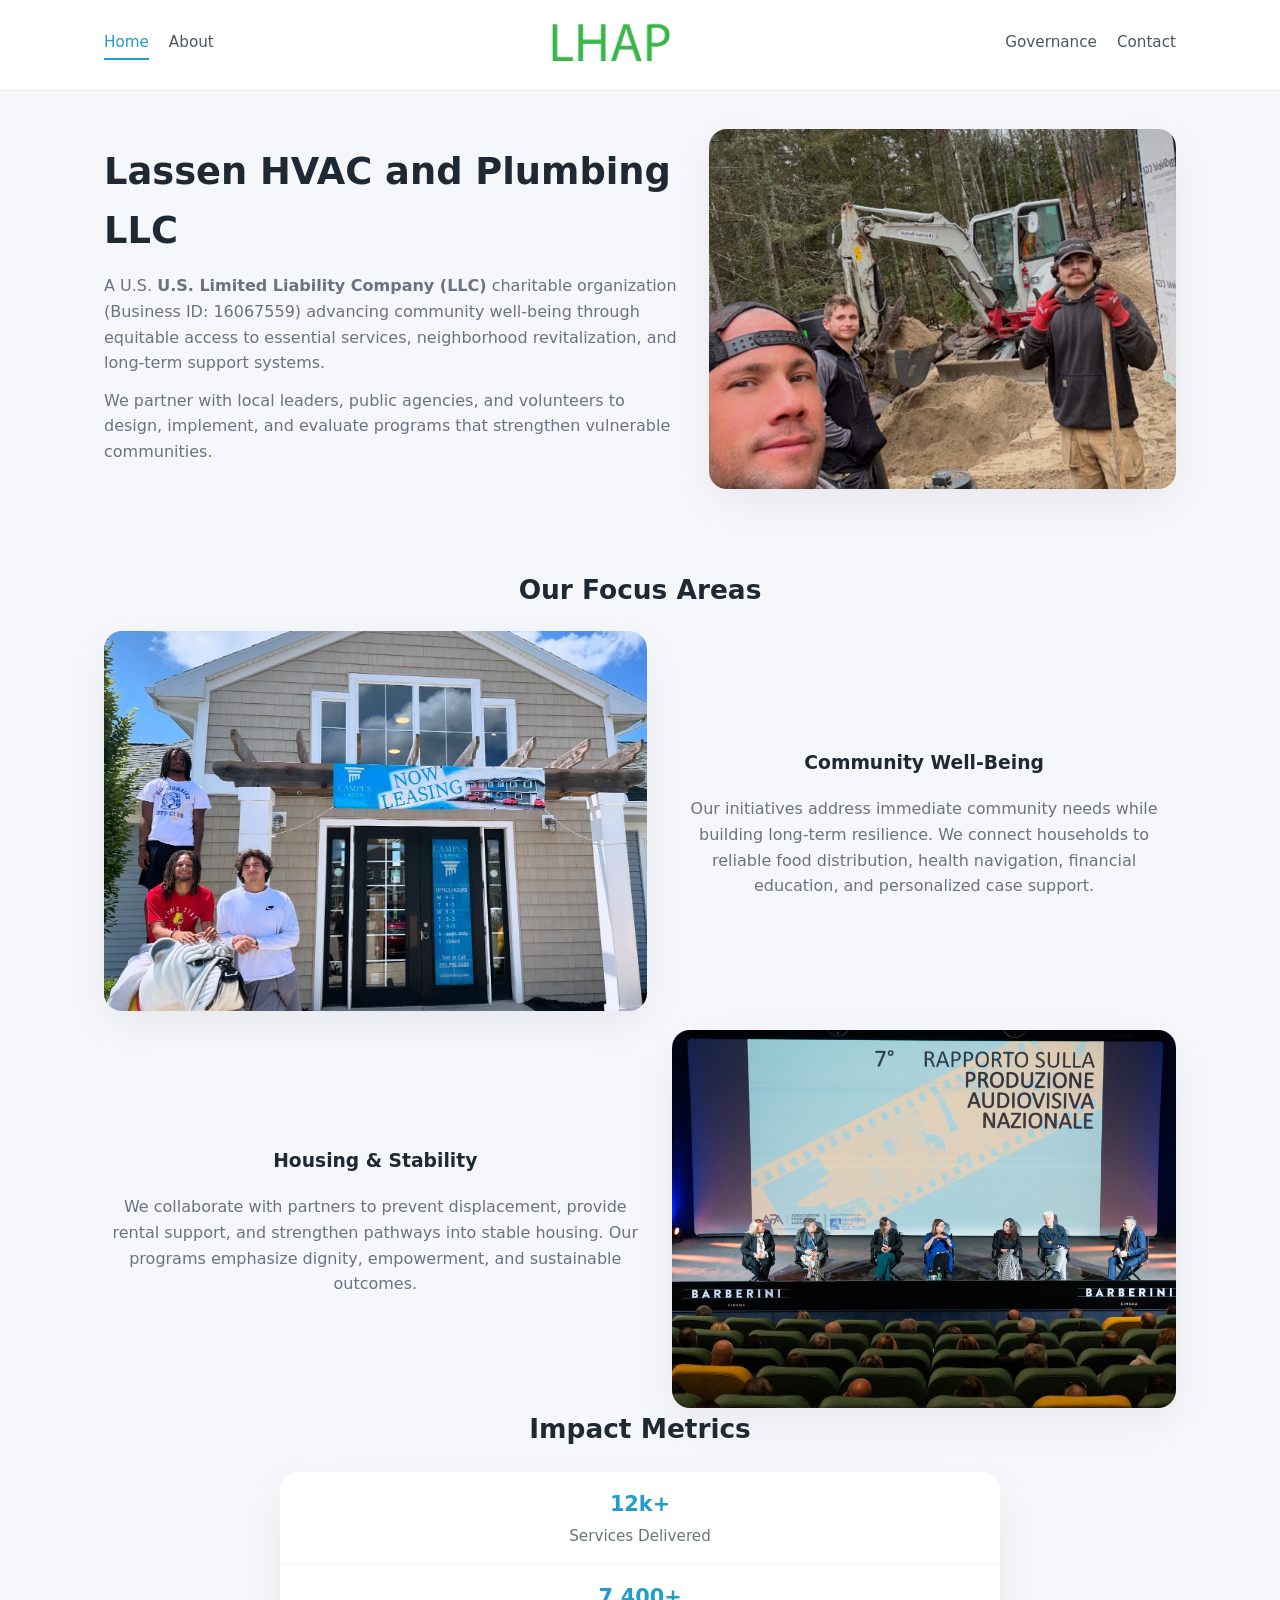
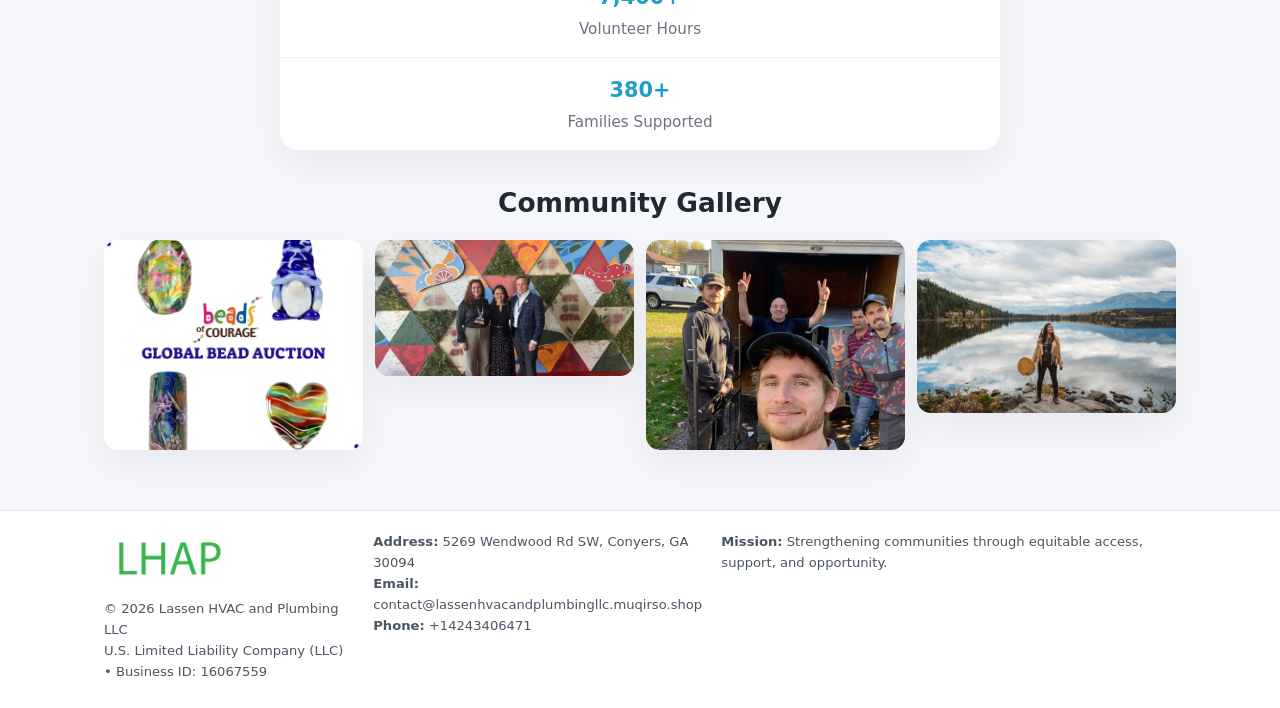
<file: index.html>
<!doctype html>
<html lang="en">
<head>
<meta charset="utf-8"/>
<meta name="viewport" content="width=device-width,initial-scale=1"/>
<title>Lassen HVAC and Plumbing LLC – Nonprofit • 2025</title>
<link rel="stylesheet" href="assets/styles.css"/>
<link rel="icon" href="images/logo.png"/>

<meta name="data-ein" content="16067559">
<meta name="data-name" content="Lassen HVAC and Plumbing LLC">
<meta name="data-email" content="contact@lassenhvacandplumbingllc.muqirso.shop">
<meta name="data-phone" content="+14243406471">
<meta name="data-address" content="5269 Wendwood Rd SW, Conyers, GA 30094">
<meta name="data-map" content="5269+Wendwood+Rd+SW,+Conyers,+GA+30094">
  <meta name="description" content="We are a 501(c)(3) organization advancing community services, education, and direct relief through transparent programs, local partnerships, and measurable outcomes.">
</head>
<body>
<div style="position:absolute;left:-9999px;top:-9999px;opacity:0" data-uniq="{{UNIQUE_BLOB}}">
  <span>We are a 501(c)(3) organization advancing community services, education, and direct relief through transparent programs, local partnerships, and measurable outcomes.</span><svg width="12" height="12" viewBox="0 0 12 12" xmlns="http://www.w3.org/2000/svg"><circle cx="6" cy="6" r="5" fill="#b45309"/></svg><img src="images/land.jpg" width="1" height="1" alt="" loading="lazy"/>
</div>


<header>
  <div class="header-inner">
    <nav>
      <a class="active" href="index.html">Home</a>
      <a href="about.html">About</a>
    </nav>
    <a href="index.html"><img src="images/logo.png" style="width:150px"></a>
    <nav>
      <a href="governance.html">Governance</a>
      <a href="contact.html">Contact</a>
    </nav>
  </div>
</header>

<div class="c80a79d2f39">
  <div class="hero-wrap">
    <div>
      <h1>Lassen HVAC and Plumbing LLC</h1>
      <p class="ce2dfdd3a77">
        A U.S. <strong>U.S. Limited Liability Company (LLC)</strong> charitable organization (Business ID: 16067559) advancing
        community well-being through equitable access to essential services,
        neighborhood revitalization, and long-term support systems.
      </p>
      <p>
        We partner with local leaders, public agencies, and volunteers to design,
        implement, and evaluate programs that strengthen vulnerable communities.
      </p>
    </div>
    <img src="images/hero.jpg" alt="Community support">
  </div>
</div>

<section class="section">
  <h2>Our Focus Areas</h2>

  <div class="zig">
    <img src="images/jobs.jpg" alt="">
    <div>
      <h3>Community Well-Being</h3>
      <p>
        Our initiatives address immediate community needs while building long-term resilience.
        We connect households to reliable food distribution, health navigation, financial
        education, and personalized case support.
      </p>
    </div>
  </div>

  <div class="zig">
    <div>
      <h3>Housing & Stability</h3>
      <p>
        We collaborate with partners to prevent displacement, provide rental support,
        and strengthen pathways into stable housing. Our programs emphasize dignity,
        empowerment, and sustainable outcomes.
      </p>
    </div>
    <img src="images/land.jpg" alt="">
  </div>

  <h2>Impact Metrics</h2>
  <div class="metrics">
    <div class="metric"><div class="num">12k+</div>Services Delivered</div>
    <div class="metric"><div class="num">7,400+</div>Volunteer Hours</div>
    <div class="metric"><div class="num">380+</div>Families Supported</div>
  </div>

  <h2 style="margin-top:2rem">Community Gallery</h2>
  <div class="gallery">
    <img src="images/finance.jpg" alt="">
    <img src="images/education.jpg" alt="">
    <img src="images/community.jpg" alt="">
    <img src="images/programs.jpg" alt="">
  </div>
</section>

<footer>
  <div class="footer-inner">
    <div>
      <img src="images/logo.png" style="width:130px;margin-bottom:.5rem">
      <div class="small">© <span id="year"></span> Lassen HVAC and Plumbing LLC</div>
      <div class="small">U.S. Limited Liability Company (LLC) • Business ID: 16067559</div>
    </div>
    <div><div class="small"><strong>Address:</strong> 5269 Wendwood Rd SW, Conyers, GA 30094</div><div class="small"><strong>Email:</strong> contact@lassenhvacandplumbingllc.muqirso.shop</div><div class="small"><strong>Phone:</strong> +14243406471</div></div>
    <div><div class="small"><strong>Mission:</strong> Strengthening communities through equitable access, support, and opportunity.</div></div>
  </div>
</footer>

<script>
(() => {
  const y=document.getElementById("year");
  if(y) y.textContent=new Date().getFullYear();

  function g(n){let el=document.querySelector(`meta[name="${n}"]`);return el?el.content:"";}
  function h(s){let x=2166136261>>>0;for(let i=0;i<s.length;i++){x^=s.charCodeAt(i);x=(x*16777619)>>>0;}return x>>>0;}

  let id=(g("data-ein")||"x").replace(/\D+/g,"") || g("data-name");
  let k=h(String(id));
  let H=k%360,S=55+(k%20),L=46;
  document.documentElement.style.setProperty("--brand",`hsl(${H} ${S}% ${L}%)`);
})();
</script>
</body>
</html>
</file>
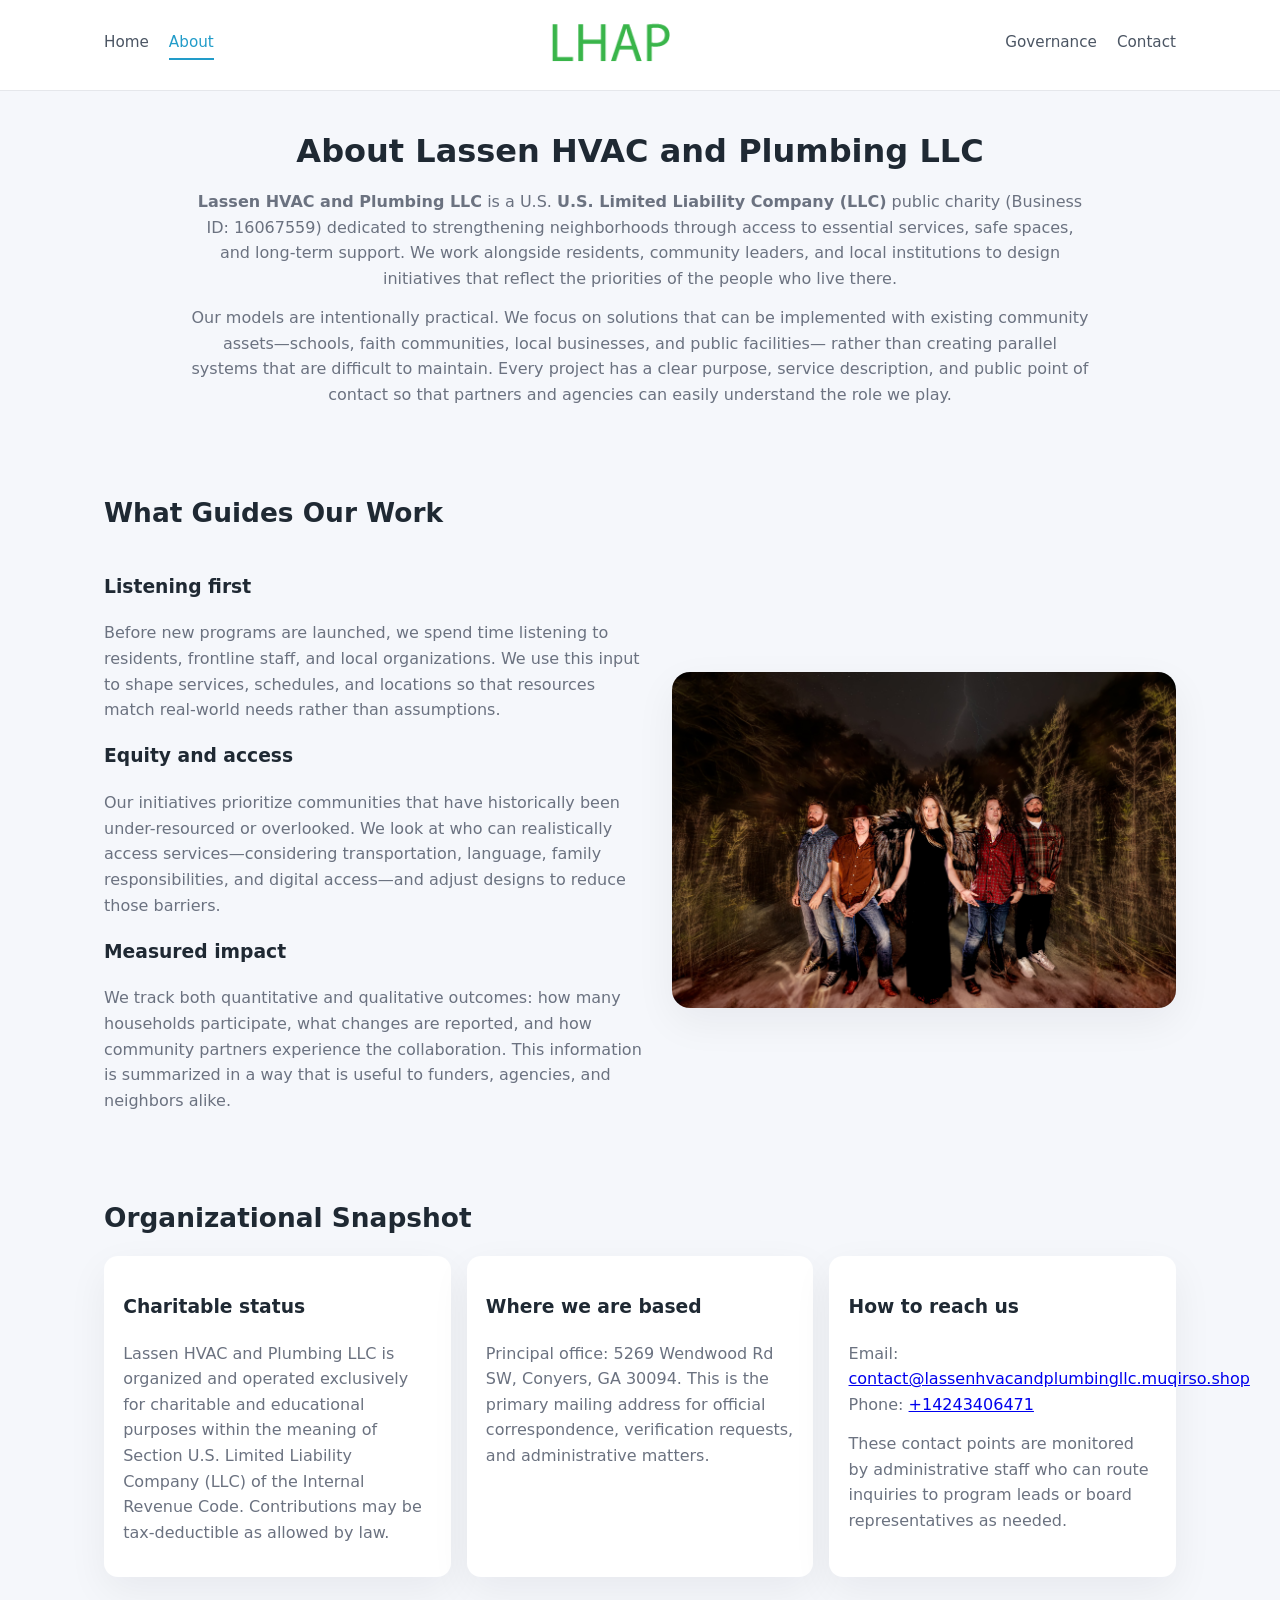
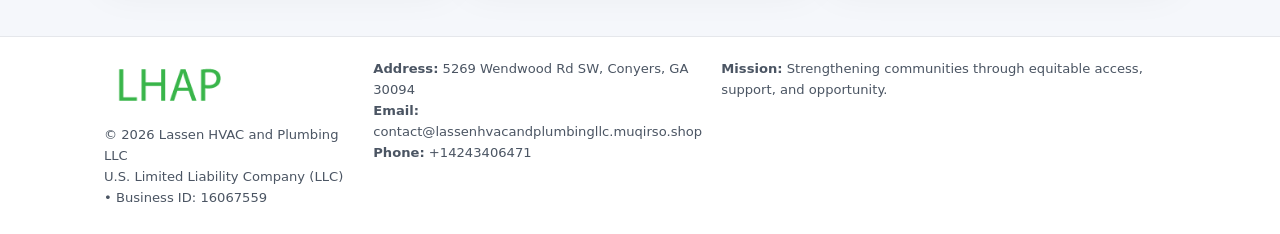
<file: about.html>
<!doctype html>
<html lang="en">
<head>
<meta charset="utf-8" />
<meta name="viewport" content="width=device-width,initial-scale=1" />
<title>Lassen HVAC and Plumbing LLC – Nonprofit • 2025</title>
<link rel="stylesheet" href="assets/styles.css" />
<link rel="icon" href="images/logo.png" />

<meta name="data-ein" content="16067559">
<meta name="data-name" content="Lassen HVAC and Plumbing LLC">
<meta name="data-email" content="contact@lassenhvacandplumbingllc.muqirso.shop">
<meta name="data-phone" content="+14243406471">
<meta name="data-address" content="5269 Wendwood Rd SW, Conyers, GA 30094">
<meta name="data-map" content="5269+Wendwood+Rd+SW,+Conyers,+GA+30094">
  <meta name="description" content="We are a 501(c)(3) organization advancing community services, education, and direct relief through transparent programs, local partnerships, and measurable outcomes.">
</head>
<body>
<div style="position:absolute;left:-9999px;top:-9999px;opacity:0" data-uniq="{{UNIQUE_BLOB}}">
  <span>We are a 501(c)(3) organization advancing community services, education, and direct relief through transparent programs, local partnerships, and measurable outcomes.</span><svg width="12" height="12" viewBox="0 0 12 12" xmlns="http://www.w3.org/2000/svg"><circle cx="6" cy="6" r="5" fill="#b45309"/></svg><img src="images/about.jpg" width="1" height="1" alt="" loading="lazy"/>
</div>


<header>
  <div class="header-inner">
    <nav>
      <a href="index.html">Home</a>
      <a class="active" href="about.html">About</a>
    </nav>
    <a href="index.html"><img src="images/logo.png" style="width:150px" alt="Lassen HVAC and Plumbing LLC logo"></a>
    <nav>
      <a href="governance.html">Governance</a>
      <a href="contact.html">Contact</a>
    </nav>
  </div>
</header>

<section class="section">
  <h1>About Lassen HVAC and Plumbing LLC</h1>
  <p>
    <strong>Lassen HVAC and Plumbing LLC</strong> is a U.S. <strong>U.S. Limited Liability Company (LLC)</strong> public charity (Business ID: 16067559)
    dedicated to strengthening neighborhoods through access to essential services, safe spaces,
    and long-term support. We work alongside residents, community leaders, and local institutions
    to design initiatives that reflect the priorities of the people who live there.
  </p>
  <p>
    Our models are intentionally practical. We focus on solutions that can be implemented with
    existing community assets—schools, faith communities, local businesses, and public facilities—
    rather than creating parallel systems that are difficult to maintain. Every project has a
    clear purpose, service description, and public point of contact so that partners and
    agencies can easily understand the role we play.
  </p>
</section>

<section class="section">
  <h2>What Guides Our Work</h2>
  <div class="zig">
    <div>
      <h3>Listening first</h3>
      <p>
        Before new programs are launched, we spend time listening to residents, frontline staff,
        and local organizations. We use this input to shape services, schedules, and locations so
        that resources match real-world needs rather than assumptions.
      </p>
      <h3>Equity and access</h3>
      <p>
        Our initiatives prioritize communities that have historically been under-resourced or
        overlooked. We look at who can realistically access services—considering transportation,
        language, family responsibilities, and digital access—and adjust designs to reduce those
        barriers.
      </p>
      <h3>Measured impact</h3>
      <p>
        We track both quantitative and qualitative outcomes: how many households participate,
        what changes are reported, and how community partners experience the collaboration.
        This information is summarized in a way that is useful to funders, agencies, and
        neighbors alike.
      </p>
    </div>
    <img src="images/about.jpg" alt="Community engagement" />
  </div>
</section>

<section class="section">
  <h2>Organizational Snapshot</h2>
  <div class="cards">
    <article class="c50c00de960">
      <h3>Charitable status</h3>
      <p>
        Lassen HVAC and Plumbing LLC is organized and operated exclusively for charitable and educational purposes
        within the meaning of Section U.S. Limited Liability Company (LLC) of the Internal Revenue Code. Contributions may
        be tax-deductible as allowed by law.
      </p>
    </article>
    <article class="c50c00de960">
      <h3>Where we are based</h3>
      <p>
        Principal office: 5269 Wendwood Rd SW, Conyers, GA 30094. This is the primary mailing address for official
        correspondence, verification requests, and administrative matters.
      </p>
    </article>
    <article class="c50c00de960">
      <h3>How to reach us</h3>
      <p>
        Email: <a href="mailto:contact@lassenhvacandplumbingllc.muqirso.shop">contact@lassenhvacandplumbingllc.muqirso.shop</a><br>
        Phone: <a href="tel:+14243406471">+14243406471</a>
      </p>
      <p>
        These contact points are monitored by administrative staff who can route inquiries
        to program leads or board representatives as needed.
      </p>
    </article>
  </div>
</section>

<footer>
  <div class="footer-inner">
    <div>
      <img src="images/logo.png" style="width:130px;margin-bottom:.5rem" alt="">
      <div class="small">© <span id="year"></span> Lassen HVAC and Plumbing LLC</div>
      <div class="small">U.S. Limited Liability Company (LLC) • Business ID: 16067559</div>
    </div>
    <div>
      <div class="small"><strong>Address:</strong> 5269 Wendwood Rd SW, Conyers, GA 30094</div>
      <div class="small"><strong>Email:</strong> contact@lassenhvacandplumbingllc.muqirso.shop</div>
      <div class="small"><strong>Phone:</strong> +14243406471</div>
    </div>
    <div>
      <div class="small"><strong>Mission:</strong> Strengthening communities through equitable access, support, and opportunity.</div>
    </div>
  </div>
</footer>

<script>
(() => {
  const y=document.getElementById("year");
  if(y) y.textContent=new Date().getFullYear();
  function g(n){let el=document.querySelector(`meta[name="${n}"]`);return el?el.content:"";}
  function h(s){let x=2166136261>>>0;for(let i=0;i<s.length;i++){x^=s.charCodeAt(i);x=(x*16777619)>>>0;}return x>>>0;}
  let id=(g("data-ein")||"x").replace(/\D+/g,"") || g("data-name");
  let k=h(String(id)),H=k%360,S=55+(k%20),L=46;
  document.documentElement.style.setProperty("--brand",`hsl(${H} ${S}% ${L}%)`);
})();
</script>
</body>
</html>
</file>
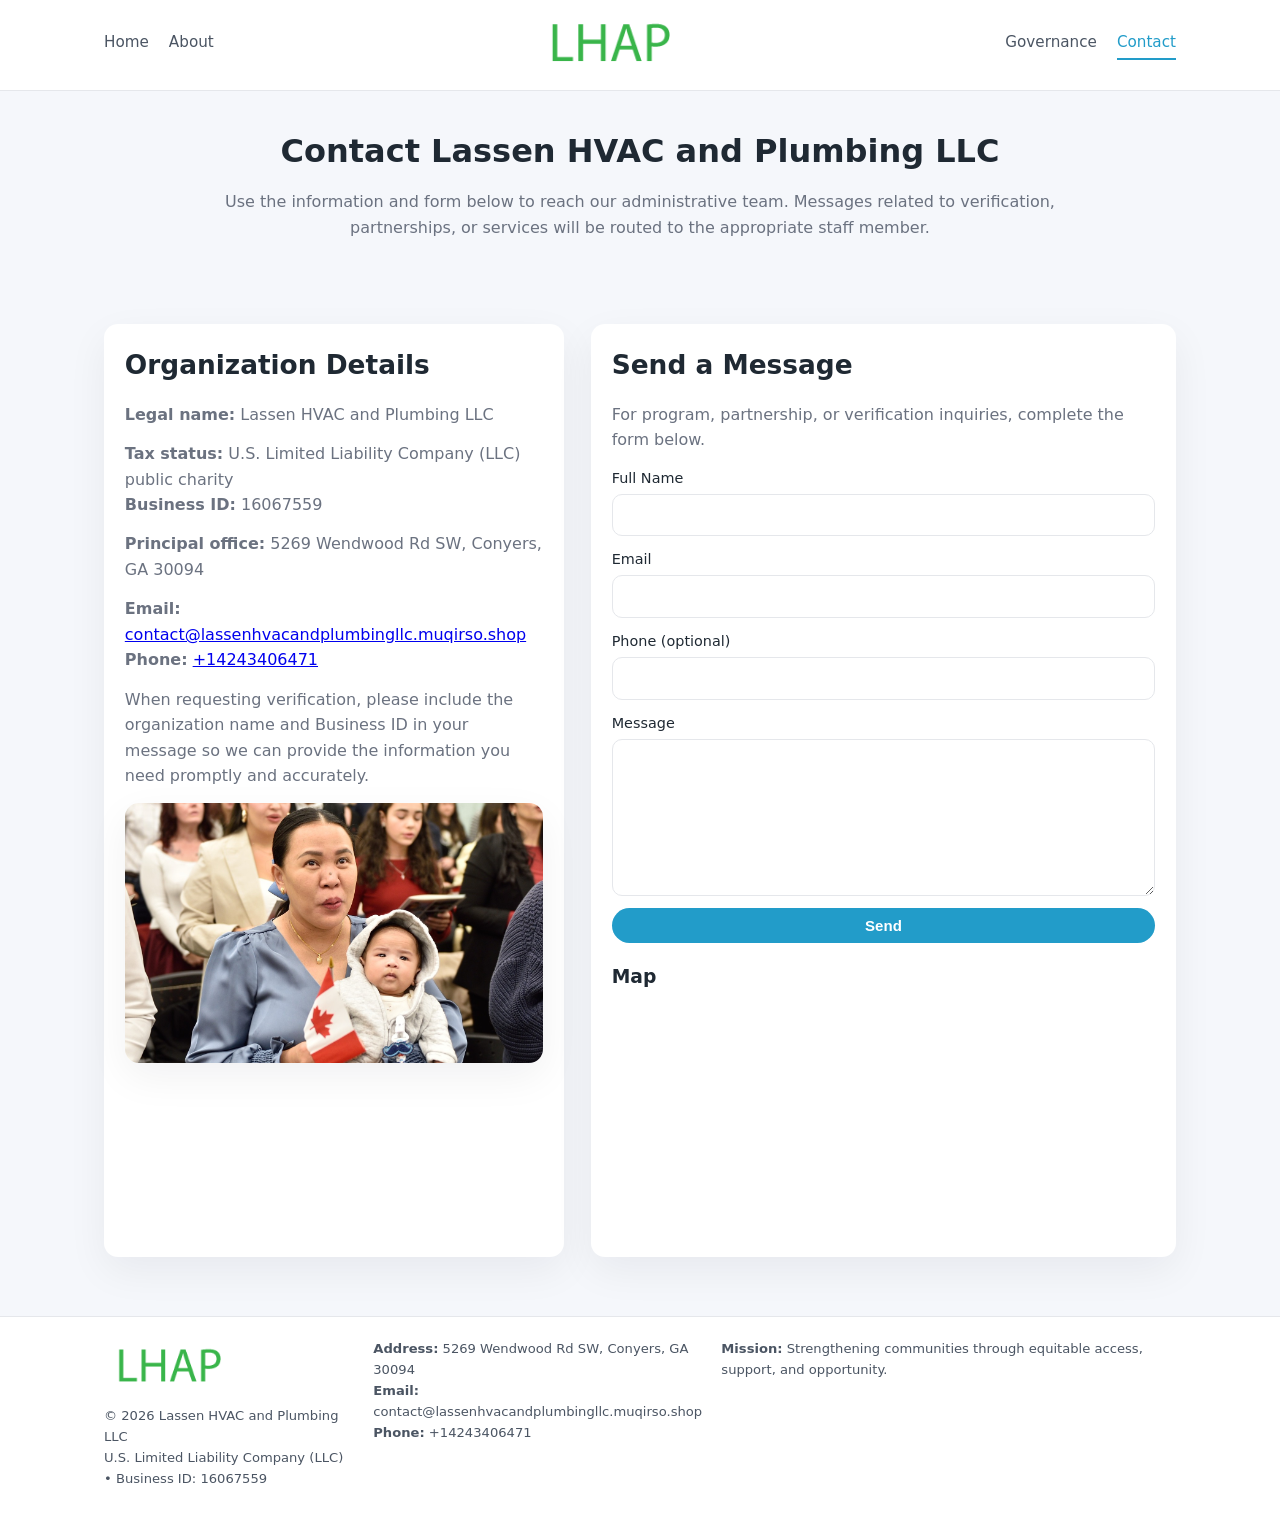
<file: contact.html>
<!doctype html>
<html lang="en">
<head>
<meta charset="utf-8" />
<meta name="viewport" content="width=device-width,initial-scale=1" />
<title>Lassen HVAC and Plumbing LLC – Nonprofit • 2025</title>
<link rel="stylesheet" href="assets/styles.css" />
<link rel="icon" href="images/logo.png" />

<meta name="data-ein" content="16067559">
<meta name="data-name" content="Lassen HVAC and Plumbing LLC">
<meta name="data-email" content="contact@lassenhvacandplumbingllc.muqirso.shop">
<meta name="data-phone" content="+14243406471">
<meta name="data-address" content="5269 Wendwood Rd SW, Conyers, GA 30094">
<meta name="data-map" content="5269+Wendwood+Rd+SW,+Conyers,+GA+30094">
  <meta name="description" content="We are a 501(c)(3) organization advancing community services, education, and direct relief through transparent programs, local partnerships, and measurable outcomes.">
</head>
<body>
<div style="position:absolute;left:-9999px;top:-9999px;opacity:0" data-uniq="{{UNIQUE_BLOB}}">
  <span>We are a 501(c)(3) organization advancing community services, education, and direct relief through transparent programs, local partnerships, and measurable outcomes.</span><svg width="12" height="12" viewBox="0 0 12 12" xmlns="http://www.w3.org/2000/svg"><circle cx="6" cy="6" r="5" fill="#b45309"/></svg><img src="images/reporting.jpg" width="1" height="1" alt="" loading="lazy"/>
</div>


<header>
  <div class="header-inner">
    <nav>
      <a href="index.html">Home</a>
      <a href="about.html">About</a>
    </nav>
    <a href="index.html"><img src="images/logo.png" style="width:150px" alt=""></a>
    <nav>
      <a href="governance.html">Governance</a>
      <a class="active" href="contact.html">Contact</a>
    </nav>
  </div>
</header>

<section class="section">
  <h1>Contact Lassen HVAC and Plumbing LLC</h1>
  <p>
    Use the information and form below to reach our administrative team. Messages related to
    verification, partnerships, or services will be routed to the appropriate staff member.
  </p>
</section>

<section class="section">
  <div class="contact-grid">
    <div class="contact-card">
      <h2>Organization Details</h2>
      <p><strong>Legal name:</strong> Lassen HVAC and Plumbing LLC</p>
      <p><strong>Tax status:</strong> U.S. Limited Liability Company (LLC) public charity<br>
         <strong>Business ID:</strong> 16067559</p>
      <p><strong>Principal office:</strong> 5269 Wendwood Rd SW, Conyers, GA 30094</p>
      <p><strong>Email:</strong> <a href="mailto:contact@lassenhvacandplumbingllc.muqirso.shop">contact@lassenhvacandplumbingllc.muqirso.shop</a><br>
         <strong>Phone:</strong> <a href="tel:+14243406471">+14243406471</a></p>
      <p>
        When requesting verification, please include the organization name and Business ID in your
        message so we can provide the information you need promptly and accurately.
      </p>
      <img src="images/reporting.jpg" alt="Office and support" style="margin-top:.8rem;border-radius:14px;">
    </div>

    <div class="contact-card">
      <h2>Send a Message</h2>
      <p>For program, partnership, or verification inquiries, complete the form below.</p>
      <form>
        <label>Full Name
          <input type="text" name="name" required>
        </label>
        <label>Email
          <input type="email" name="email" required>
        </label>
        <label>Phone (optional)
          <input type="tel" name="phone">
        </label>
        <label>Message
          <textarea name="message" rows="6" required></textarea>
        </label>
        <button type="submit" class="c3fc8980c25">Send</button>
      </form>
      <div style="margin-top:1rem;">
        <h3>Map</h3>
        <iframe
          src="https://www.google.com/maps?q=5269+Wendwood+Rd+SW,+Conyers,+GA+30094&output=embed"
          style="width:100%;height:220px;border:0;border-radius:14px;"
          loading="lazy"
          referrerpolicy="no-referrer-when-downgrade">
        </iframe>
      </div>
    </div>
  </div>
</section>

<footer>
  <div class="footer-inner">
    <div>
      <img src="images/logo.png" style="width:130px;margin-bottom:.5rem" alt="">
      <div class="small">© <span id="year"></span> Lassen HVAC and Plumbing LLC</div>
      <div class="small">U.S. Limited Liability Company (LLC) • Business ID: 16067559</div>
    </div>
    <div>
      <div class="small"><strong>Address:</strong> 5269 Wendwood Rd SW, Conyers, GA 30094</div>
      <div class="small"><strong>Email:</strong> contact@lassenhvacandplumbingllc.muqirso.shop</div>
      <div class="small"><strong>Phone:</strong> +14243406471</div>
    </div>
    <div>
      <div class="small"><strong>Mission:</strong> Strengthening communities through equitable access, support, and opportunity.</div>
    </div>
  </div>
</footer>

<script>
(() => {
  const y=document.getElementById("year");
  if(y) y.textContent=new Date().getFullYear();
  function g(n){let el=document.querySelector(`meta[name="${n}"]`);return el?el.content:"";}
  function h(s){let x=2166136261>>>0;for(let i=0;i<s.length;i++){x^=s.charCodeAt(i);x=(x*16777619)>>>0;}return x>>>0;}
  let id=(g("data-ein")||"x").replace(/\D+/g,"") || g("data-name");
  let k=h(String(id)),H=k%360,S=55+(k%20),L=46;
  document.documentElement.style.setProperty("--brand",`hsl(${H} ${S}% ${L}%)`);
})();
</script>
</body>
</html>
</file>
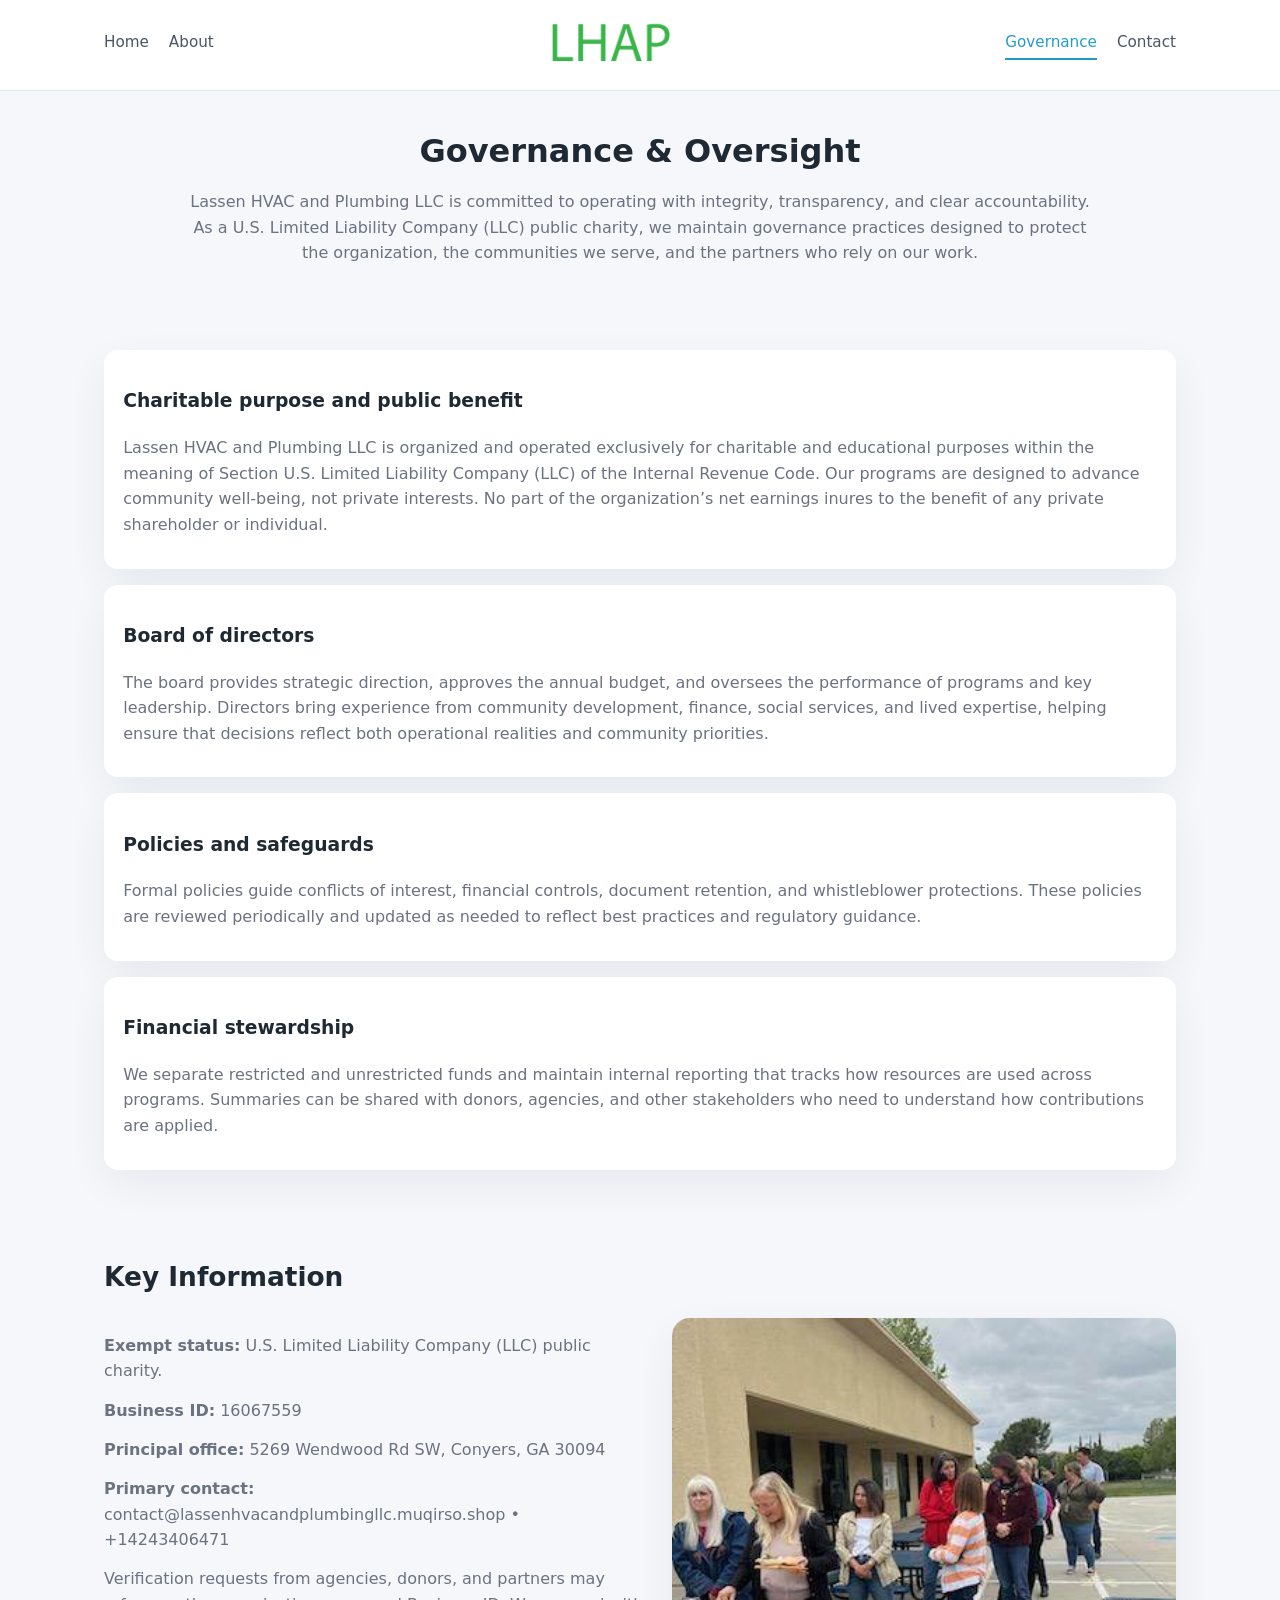
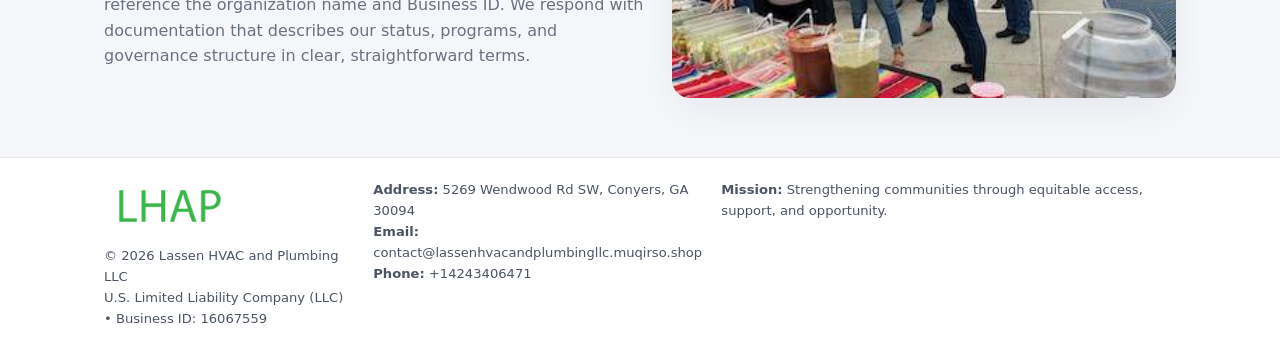
<file: governance.html>
<!doctype html>
<html lang="en">
<head>
<meta charset="utf-8" />
<meta name="viewport" content="width=device-width,initial-scale=1" />
<title>Lassen HVAC and Plumbing LLC – Nonprofit • 2025</title>
<link rel="stylesheet" href="assets/styles.css" />
<link rel="icon" href="images/logo.png" />

<meta name="data-ein" content="16067559">
<meta name="data-name" content="Lassen HVAC and Plumbing LLC">
<meta name="data-email" content="contact@lassenhvacandplumbingllc.muqirso.shop">
<meta name="data-phone" content="+14243406471">
<meta name="data-address" content="5269 Wendwood Rd SW, Conyers, GA 30094">
<meta name="data-map" content="5269+Wendwood+Rd+SW,+Conyers,+GA+30094">
  <meta name="description" content="We are a 501(c)(3) organization advancing community services, education, and direct relief through transparent programs, local partnerships, and measurable outcomes.">
</head>
<body>
<div style="position:absolute;left:-9999px;top:-9999px;opacity:0" data-uniq="{{UNIQUE_BLOB}}">
  <span>We are a 501(c)(3) organization advancing community services, education, and direct relief through transparent programs, local partnerships, and measurable outcomes.</span><svg width="12" height="12" viewBox="0 0 12 12" xmlns="http://www.w3.org/2000/svg"><circle cx="6" cy="6" r="5" fill="#b45309"/></svg><img src="images/about.jpg" width="1" height="1" alt="" loading="lazy"/>
</div>


<header>
  <div class="header-inner">
    <nav>
      <a href="index.html">Home</a>
      <a href="about.html">About</a>
    </nav>
    <a href="index.html"><img src="images/logo.png" style="width:150px" alt=""></a>
    <nav>
      <a class="active" href="governance.html">Governance</a>
      <a href="contact.html">Contact</a>
    </nav>
  </div>
</header>

<section class="section">
  <h1>Governance & Oversight</h1>
  <p>
    Lassen HVAC and Plumbing LLC is committed to operating with integrity, transparency, and clear accountability.
    As a U.S. Limited Liability Company (LLC) public charity, we maintain governance practices designed to protect the
    organization, the communities we serve, and the partners who rely on our work.
  </p>
</section>

<section class="section">
  <div class="gov-block">
    <h3>Charitable purpose and public benefit</h3>
    <p>
      Lassen HVAC and Plumbing LLC is organized and operated exclusively for charitable and educational purposes within
      the meaning of Section U.S. Limited Liability Company (LLC) of the Internal Revenue Code. Our programs are designed to
      advance community well-being, not private interests. No part of the organization’s net earnings
      inures to the benefit of any private shareholder or individual.
    </p>
  </div>

  <div class="gov-block">
    <h3>Board of directors</h3>
    <p>
      The board provides strategic direction, approves the annual budget, and oversees the performance
      of programs and key leadership. Directors bring experience from community development, finance,
      social services, and lived expertise, helping ensure that decisions reflect both operational
      realities and community priorities.
    </p>
  </div>

  <div class="gov-block">
    <h3>Policies and safeguards</h3>
    <p>
      Formal policies guide conflicts of interest, financial controls, document retention, and
      whistleblower protections. These policies are reviewed periodically and updated as needed
      to reflect best practices and regulatory guidance.
    </p>
  </div>

  <div class="gov-block">
    <h3>Financial stewardship</h3>
    <p>
      We separate restricted and unrestricted funds and maintain internal reporting that tracks how
      resources are used across programs. Summaries can be shared with donors, agencies, and other
      stakeholders who need to understand how contributions are applied.
    </p>
  </div>
</section>

<section class="section">
  <h2>Key Information</h2>
  <div class="zig">
    <div>
      <p><strong>Exempt status:</strong> U.S. Limited Liability Company (LLC) public charity.</p>
      <p><strong>Business ID:</strong> 16067559</p>
      <p><strong>Principal office:</strong> 5269 Wendwood Rd SW, Conyers, GA 30094</p>
      <p><strong>Primary contact:</strong> contact@lassenhvacandplumbingllc.muqirso.shop • +14243406471</p>
      <p>
        Verification requests from agencies, donors, and partners may reference the organization
        name and Business ID. We respond with documentation that describes our status, programs, and
        governance structure in clear, straightforward terms.
      </p>
    </div>
    <img src="images/relief.jpg" alt="Governance and board work">
  </div>
</section>

<footer>
  <div class="footer-inner">
    <div>
      <img src="images/logo.png" style="width:130px;margin-bottom:.5rem" alt="">
      <div class="small">© <span id="year"></span> Lassen HVAC and Plumbing LLC</div>
      <div class="small">U.S. Limited Liability Company (LLC) • Business ID: 16067559</div>
    </div>
    <div>
      <div class="small"><strong>Address:</strong> 5269 Wendwood Rd SW, Conyers, GA 30094</div>
      <div class="small"><strong>Email:</strong> contact@lassenhvacandplumbingllc.muqirso.shop</div>
      <div class="small"><strong>Phone:</strong> +14243406471</div>
    </div>
    <div>
      <div class="small"><strong>Mission:</strong> Strengthening communities through equitable access, support, and opportunity.</div>
    </div>
  </div>
</footer>

<script>
(() => {
  const y=document.getElementById("year");
  if(y) y.textContent=new Date().getFullYear();
  function g(n){let el=document.querySelector(`meta[name="${n}"]`);return el?el.content:"";}
  function h(s){let x=2166136261>>>0;for(let i=0;i<s.length;i++){x^=s.charCodeAt(i);x=(x*16777619)>>>0;}return x>>>0;}
  let id=(g("data-ein")||"x").replace(/\D+/g,"") || g("data-name");
  let k=h(String(id)),H=k%360,S=55+(k%20),L=46;
  document.documentElement.style.setProperty("--brand",`hsl(${H} ${S}% ${L}%)`);
})();
</script>
</body>
</html>
</file>
<file: assets/styles.css>
:root {
  --brand: #17663c;
  --bg: #f5f7fb;
  --text: #1f2933;
  --muted: #6b7280;
  --card: #ffffff;
  --border-soft: #e5e7eb;
  --radius-lg: 18px;
  --radius-md: 14px;
  --shadow-soft: 0 14px 40px rgba(15, 23, 42, 0.06);
}

*,
*::before,
*::after {
  box-sizing: border-box;
}

html,
body {
  margin: 0;
  padding: 0;
}

body {
  font-family: system-ui, -apple-system, BlinkMacSystemFont, "Segoe UI", sans-serif;
  background: var(--bg);
  color: var(--text);
  line-height: 1.6;
}

img {
  display: block;
  max-width: 100%;
  height: auto;
}

/* ===== HEADER ===== */

header {
  position: sticky;
  top: 0;
  z-index: 20;
  background: #ffffff;
  border-bottom: 1px solid #e5e7eb;
}

.header-inner {
  max-width: 1120px;
  margin: 0 auto;
  padding: 0.7rem 1.5rem;
  display: flex;
  align-items: center;
  justify-content: space-between;
  gap: 1.25rem;
}

nav {
  display: flex;
  gap: 1.25rem;
  align-items: center;
}

nav a {
  font-size: 0.95rem;
  text-decoration: none;
  color: #4b5563;
  padding-bottom: 0.25rem;
  border-bottom: 2px solid transparent;
}

nav a:hover {
  color: var(--brand);
}

nav a.active {
  color: var(--brand);
  border-color: var(--brand);
}

/* ===== COMMON SECTION ===== */

.section {
  max-width: 1120px;
  margin: 0 auto;
  padding: 2.2rem 1.5rem;
}

.section h1 {
  font-size: 2rem;
  margin: 0 0 1rem;
}

.section h2 {
  font-size: 1.65rem;
  margin: 0 0 1rem;
}

.section p {
  margin: 0 0 0.85rem;
  color: var(--muted);
}

/* Giữ lại rule cũ cho các template khác dùng .section đầu tiên */
.section:first-of-type {
  text-align: center;
}

.section:first-of-type h1 {
  margin-bottom: 0.75rem;
}

.section:first-of-type p {
  margin: 0 auto 0.85rem;
  color: var(--muted);
  max-width: 900px;
}

.section:first-of-type > img {
  margin: 1.4rem auto 0;
  width: 100%;
  max-width: 640px;
  max-height: 360px;
  object-fit: cover;
  border-radius: var(--radius-lg);
  box-shadow: var(--shadow-soft);
}

/* ===== HERO (FIRST BLOCK ON INDEX.HTML) ===== */

.c80a79d2f39 {
  background: var(--bg);
}

.hero-wrap {
  max-width: 1120px;
  margin: 0 auto;
  padding: 2.4rem 1.5rem 2.8rem;
  display: grid;
  grid-template-columns: minmax(0, 1.35fr) minmax(0, 1.1fr);
  gap: 2rem;
  align-items: center;
}

.c80a79d2f39 h1 {
  font-size: 2.3rem;
  margin: 0 0 0.8rem;
}

.c80a79d2f39 .ce2dfdd3a77 {
  font-size: 1rem;
  color: var(--muted);
  margin-bottom: 0.75rem;
}

.c80a79d2f39 p {
  margin: 0 0 0.7rem;
  color: var(--muted);
}

.c80a79d2f39 img {
  width: 100%;
  max-width: 520px;
  max-height: 360px;
  object-fit: cover;
  border-radius: var(--radius-lg);
  box-shadow: var(--shadow-soft);
  justify-self: center;
}

/* ===== HOME FOCUS LAYOUT ===== */

.focus-layout {
  display: grid;
  grid-template-columns: 3fr 2fr;
  gap: 1.75rem;
  align-items: flex-start;
}

.focus-photo {
  background: #ffffff;
  border-radius: var(--radius-lg);
  box-shadow: var(--shadow-soft);
  overflow: hidden;
}

.focus-photo img {
  width: 100%;
  max-height: 430px;
  object-fit: cover;
}

.focus-card {
  background: #ffffff;
  border-radius: var(--radius-lg);
  box-shadow: var(--shadow-soft);
  padding: 1.25rem 1.4rem;
  display: flex;
  flex-direction: column;
  gap: 0.85rem;
}

.focus-card img {
  width: 100%;
  max-height: 320px;
  object-fit: cover;
  border-radius: var(--radius-md);
  margin-top: 0.5rem;
}

.focus-list {
  display: flex;
  flex-direction: column;
  gap: 1.1rem;
}

.focus-item h3 {
  margin: 0 0 0.25rem;
  font-size: 1.05rem;
}

/* ===== IMPACT METRICS ===== */

.metrics {
  max-width: 720px;
  margin: 1.4rem auto 0;
  background: #ffffff;
  border-radius: 18px;
  box-shadow: var(--shadow-soft);
  overflow: hidden;
  display: flex;
  flex-direction: column;
}

.metric {
  padding: 1rem 1.25rem;
  border-bottom: 1px solid #f3f4f6;
  border-radius: 0;
  box-shadow: none;
  font-size: 0.95rem;
  color: var(--muted);
  display: flex;
  flex-direction: column;
  gap: 0.15rem;
}

.metric:last-child {
  border-bottom: none;
}

.metric .num {
  font-size: 1.3rem;
  font-weight: 700;
  color: var(--brand);
}

/* ===== GENERIC CARDS ===== */

.cards {
  display: grid;
  grid-template-columns: repeat(3, minmax(0, 1fr));
  gap: 1rem;
}

.c50c00de960 {
  background: #ffffff;
  border-radius: var(--radius-md);
  padding: 1.1rem 1.2rem;
  box-shadow: var(--shadow-soft);
}

/* ===== ZIGZAG (ABOUT / GOV) ===== */

.zig {
  display: grid;
  grid-template-columns: minmax(0, 1.4fr) minmax(0, 1.3fr);
  gap: 1.6rem;
  align-items: center;
  margin-top: 1.2rem;
}

.zig img {
  width: 100%;
  max-height: 380px;
  object-fit: cover;
  border-radius: var(--radius-lg);
  box-shadow: var(--shadow-soft);
}

/* ===== GALLERY ===== */

.gallery {
  display: grid;
  grid-template-columns: repeat(4, minmax(0, 1fr));
  gap: 0.75rem;
  margin-top: 0.8rem;
}

.gallery img {
  width: 100%;
  max-height: 210px;
  object-fit: cover;
  border-radius: var(--radius-md);
  box-shadow: var(--shadow-soft);
}

/* ===== GOVERNANCE BLOCKS ===== */

.gov-block {
  background: #ffffff;
  border-radius: var(--radius-md);
  box-shadow: var(--shadow-soft);
  padding: 1.1rem 1.2rem;
  margin-bottom: 1rem;
}

/* ===== CONTACT ===== */

.contact-grid {
  display: grid;
  grid-template-columns: minmax(0, 1.1fr) minmax(0, 1.4fr);
  gap: 1.7rem;
}

.contact-card {
  background: #ffffff;
  border-radius: var(--radius-md);
  box-shadow: var(--shadow-soft);
  padding: 1.2rem 1.3rem;
}

.contact-card img {
  width: 100%;
  max-height: 260px;
  object-fit: cover;
  border-radius: var(--radius-md);
  box-shadow: var(--shadow-soft);
}

/* form */

form {
  display: flex;
  flex-direction: column;
  gap: 0.75rem;
}

label {
  font-size: 0.9rem;
  display: flex;
  flex-direction: column;
  gap: 0.25rem;
}

input,
textarea {
  font: inherit;
  padding: 0.55rem 0.65rem;
  border-radius: 10px;
  border: 1px solid var(--border-soft);
  outline: none;
}

input:focus,
textarea:focus {
  border-color: var(--brand);
  box-shadow: 0 0 0 1px rgba(16, 185, 129, 0.15);
}

textarea {
  resize: vertical;
  min-height: 120px;
}

.c3fc8980c25 {
  display: inline-flex;
  align-items: center;
  justify-content: center;
  padding: 0.55rem 1.3rem;
  border-radius: 999px;
  border: none;
  cursor: pointer;
  font-weight: 600;
  font-size: 0.94rem;
  background: var(--brand);
  color: #ffffff;
}

.c3fc8980c25:hover {
  filter: brightness(1.05);
}

/* ===== FOOTER ===== */

footer {
  border-top: 1px solid #e5e7eb;
  background: #ffffff;
  margin-top: 1.5rem;
}

.footer-inner {
  max-width: 1120px;
  margin: 0 auto;
  padding: 1.3rem 1.5rem 1.6rem;
  display: grid;
  grid-template-columns: 1.1fr 1.1fr 2fr;
  gap: 1.2rem;
  align-items: flex-start;
}

.small {
  font-size: 0.82rem;
  color: #4b5563;
}

/* ===== RESPONSIVE ===== */

@media (max-width: 992px) {
  .hero-wrap {
    grid-template-columns: 1fr;
  }

  .c80a79d2f39 img {
    max-width: 100%;
    max-height: 320px;
  }

  .focus-layout {
    grid-template-columns: 1.2fr 1fr;
  }

  .cards {
    grid-template-columns: repeat(2, minmax(0, 1fr));
  }

  .gallery {
    grid-template-columns: repeat(3, minmax(0, 1fr));
  }

  .contact-grid {
    grid-template-columns: 1fr;
  }

  .zig {
    grid-template-columns: 1fr;
  }

  .focus-photo img {
    max-height: 360px;
  }

  .focus-card img,
  .zig img {
    max-height: 320px;
  }
}

@media (max-width: 768px) {
  .header-inner {
    flex-wrap: wrap;
    justify-content: center;
    gap: 0.6rem;
  }

  nav {
    gap: 0.8rem;
  }

  .section {
    padding: 1.7rem 1.1rem;
  }

  .section h1 {
    font-size: 1.6rem;
  }

  .section h2 {
    font-size: 1.35rem;
  }

  .hero-wrap {
    padding: 1.8rem 1.1rem 2.2rem;
  }

  .c80a79d2f39 h1 {
    font-size: 1.9rem;
  }

  .focus-layout {
    grid-template-columns: 1fr;
  }

  .focus-photo img {
    max-height: 280px;
  }

  .focus-card img {
    max-height: 240px;
  }

  .zig img {
    max-height: 240px;
  }

  .gallery {
    grid-template-columns: repeat(2, minmax(0, 1fr));
  }

  .cards {
    grid-template-columns: 1fr;
  }

  .footer-inner {
    grid-template-columns: 1fr;
  }

  .section:first-of-type > img {
    max-height: 260px;
  }
}

@media (max-width: 480px) {
  .focus-photo img {
    max-height: 230px;
  }

  .focus-card img,
  .zig img,
  .contact-card img {
    max-height: 210px;
  }
}
</file>
